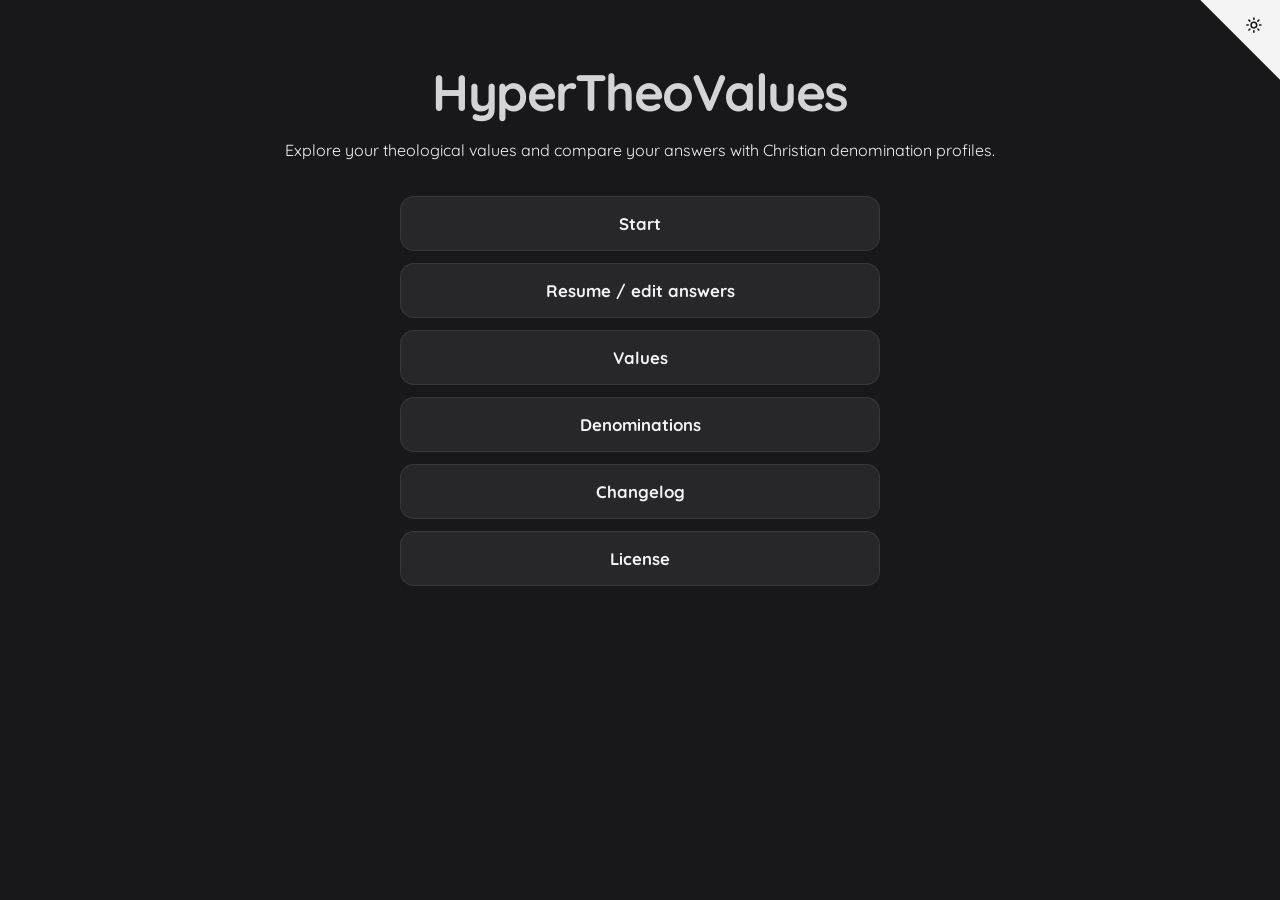
<file: index.html>
<!DOCTYPE html>
<html lang="en">
<head>
    <meta charset="UTF-8">
    <meta name="viewport" content="width=device-width, initial-scale=1.0">
    <title>HyperTheoValues</title>
    <link rel="stylesheet" href="style.css">
    <link rel="icon" type="image/svg+xml" href="icon.svg">
    <script src="theme.js"></script>
</head>
<body>
    <button class="theme-toggle-corner" onclick="toggleTheme()" aria-label="Toggle light/dark mode">
        <svg width="80" height="80" viewBox="0 0 250 250" aria-hidden="true">
            <path d="M0,0 L250,250 L250,0 Z"></path>
            <g class="icon-sun" transform="translate(142, 52) scale(2.2)">
                <circle cx="12" cy="12" r="4"></circle>
                <path d="M12 2v2M12 20v2M4.93 4.93l1.41 1.41M17.66 17.66l1.41 1.41M2 12h2M20 12h2M6.34 17.66l-1.41 1.41M19.07 4.93l-1.41 1.41"></path>
            </g>
            <g class="icon-moon" transform="translate(142, 52) scale(2.2)">
                <path d="M12 3a6 6 0 0 0 9 9 9 9 0 1 1-9-9Z"></path>
            </g>
        </svg>
    </button>

    <div class="main-container">
        <h1>HyperTheoValues</h1>
        <p class="intro-text">Explore your theological values and compare your answers with Christian denomination profiles.</p>
        <div id="buttons">
            <button onclick="location.href='Instruction.html'">Start</button>
            <button onclick="location.href='results.html'">Resume / edit answers</button>
            <button onclick="location.href='values.html'">Values</button>
            <button onclick="location.href='denominations.html'">Denominations</button>
            <button onclick="location.href='changelog.html'">Changelog</button>
            <button onclick="location.href='licpage.html'">License</button>
        </div>
    </div>
</body>
</html>
</file>
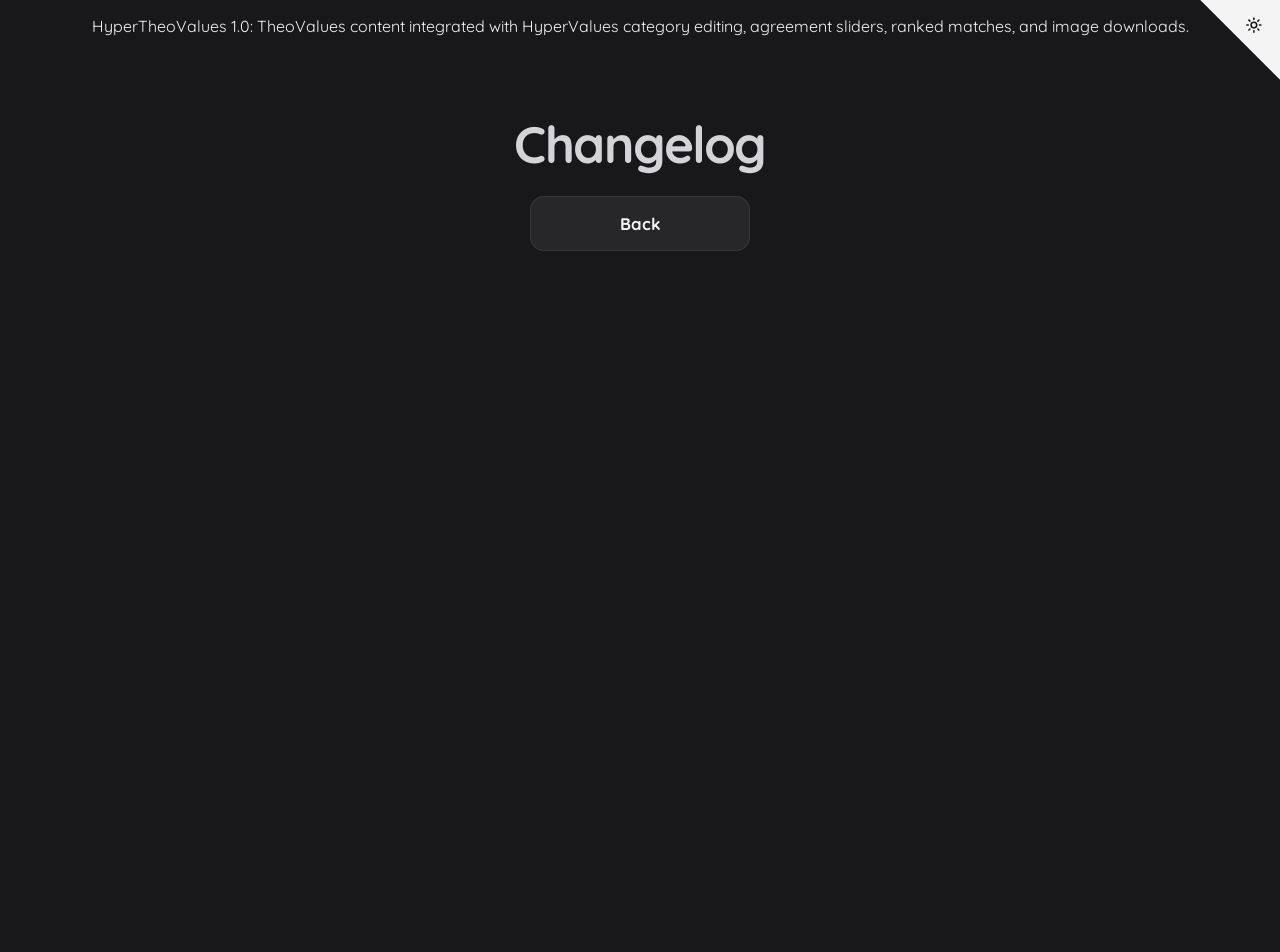
<file: changelog.html>
<!DOCTYPE html>
<html lang="en">
<head>
    <meta charset="UTF-8">
    <meta name="viewport" content="width=device-width, initial-scale=1.0">
    <title>HyperTheoValues</title>
    <link rel="stylesheet" href="style.css">
    <link rel="icon" type="image/svg" href="icon.svg">
    <script src="theme.js"></script>
</head>
<body>
    <p class="intro-text">HyperTheoValues 1.0: TheoValues content integrated with HyperValues category editing, agreement sliders, ranked matches, and image downloads.</p>
    <div class="main-container">
        <h1>Changelog</h1>

        <div class="button-container">
            <button onclick="location.href='index.html'">Back</button>
        </div>
    </div>
</body>
</html>
</file>
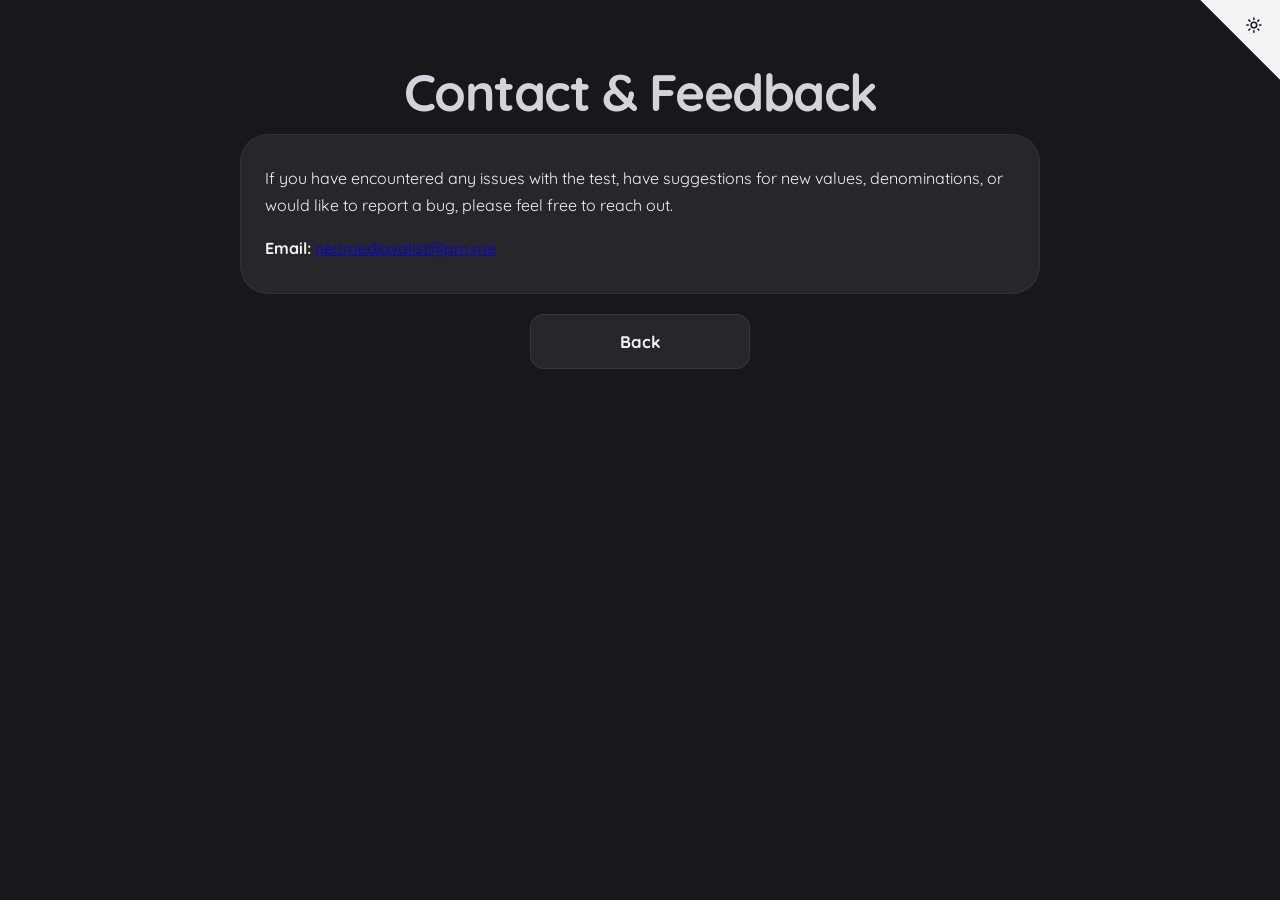
<file: contact.html>
<!DOCTYPE html>
<html lang="en">
<head>
    <meta charset="UTF-8">
    <meta name="viewport" content="width=device-width, initial-scale=1.0">
    <title>HyperTheoValues - Contact</title>
    <link rel="stylesheet" href="style.css">
    <link rel="icon" type="image/svg" href="icon.svg">
    <script src="theme.js"></script>
</head>
<body>
    <div class="main-container">
        <h1>Contact & Feedback</h1>
        
        <div class="description-box">
            <p>
                If you have encountered any issues with the test, have suggestions for new values, denominations, or would like to report a bug, please feel free to reach out.
            </p>
            <p>
                <strong>Email:</strong> <a href="mailto:neomediavalist@pm.me">neomediavalist@pm.me</a>
            </p>
        </div>

        <div class="button-container">
            <button onclick="location.href='index.html'">Back</button>
        </div>
    </div>
</body>
</html>
</file>
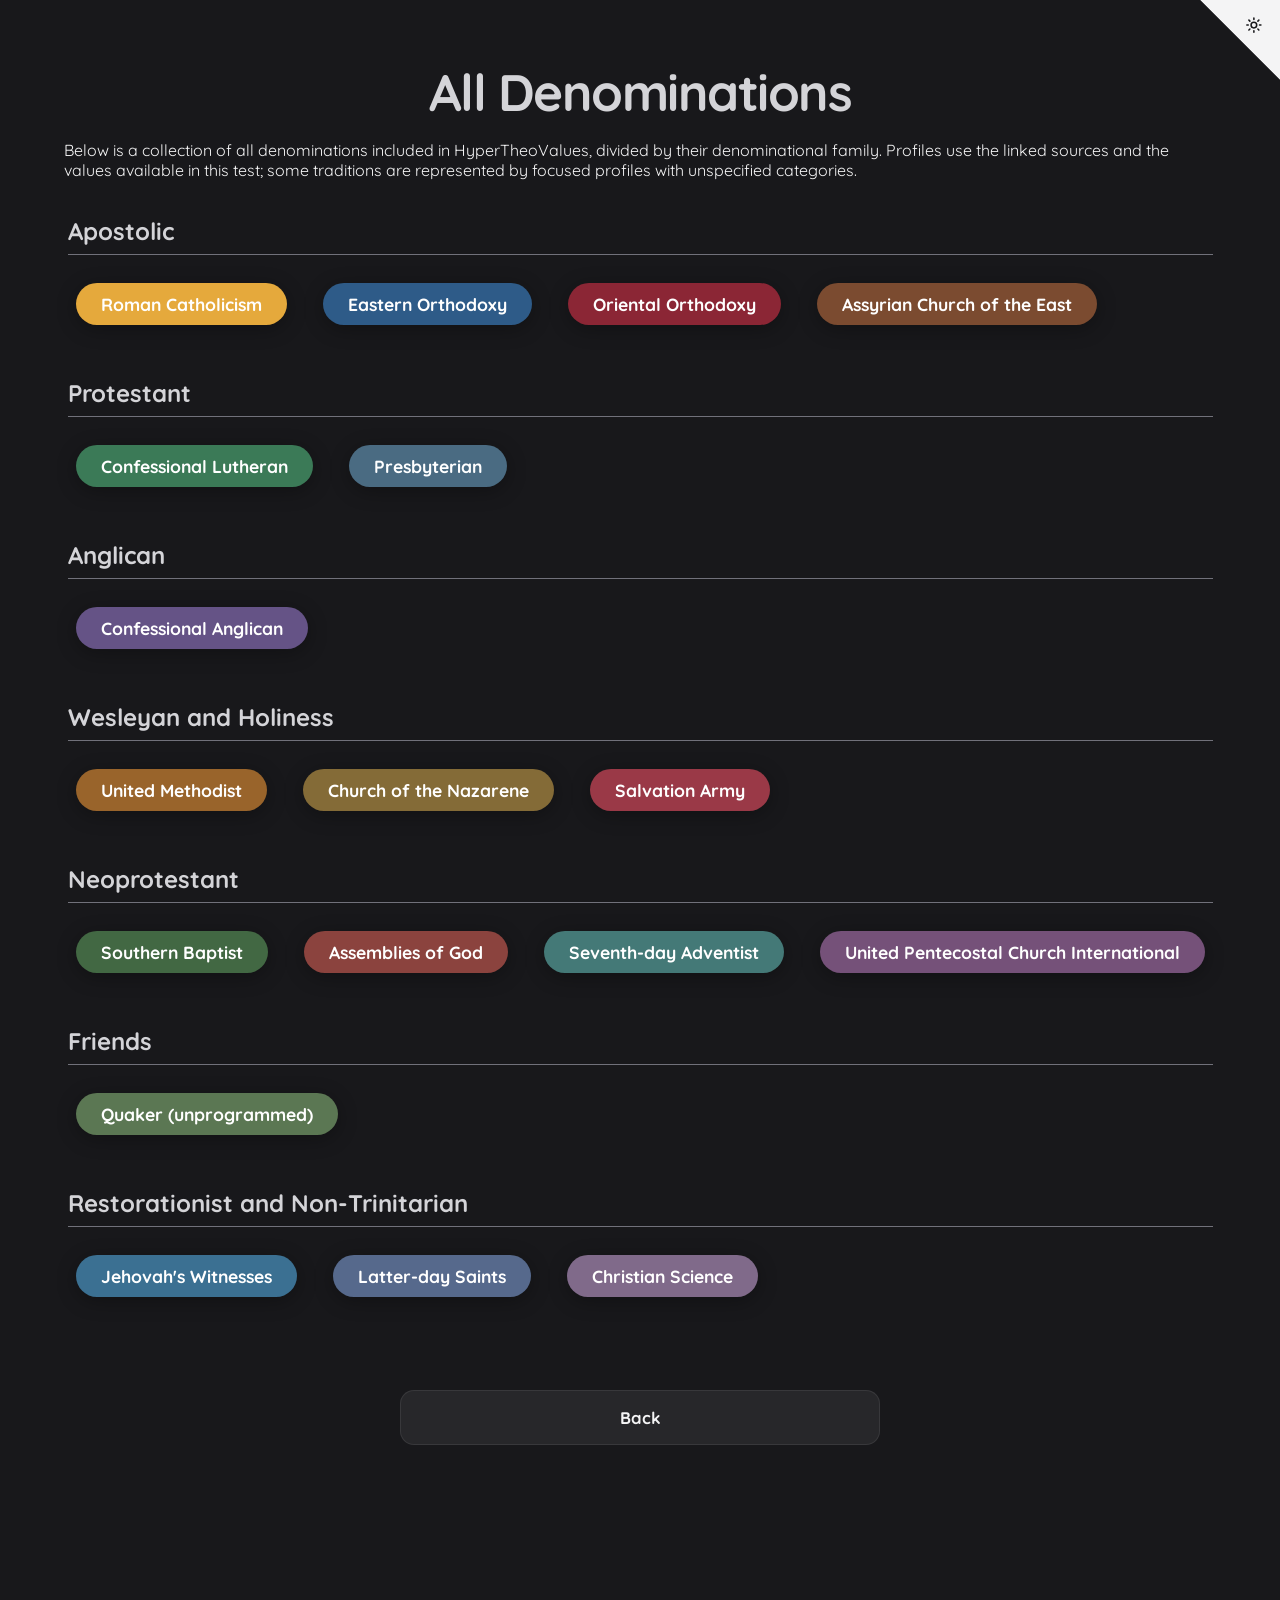
<file: denominations.html>
<!DOCTYPE html>
<html lang="en">
<head>
    <meta charset="UTF-8">
    <meta name="viewport" content="width=device-width, initial-scale=1.0">
    <title>HyperTheoValues - All Denominations</title>
    <link rel="stylesheet" href="style.css">
    <link rel="icon" type="image/svg+xml" href="icon.svg">
    <script src="theme.js"></script>
    <script src="linebreak.js"></script>
</head>
<body>
    <div class="main-container">
        <h1>All Denominations</h1>
        <p class="intro-text">Below is a collection of all denominations included in HyperTheoValues, divided by their denominational family. Profiles use the linked sources and the values available in this test; some traditions are represented by focused profiles with unspecified categories.</p>
        
        <div id="denominations-container"></div>
        
        <div id="buttons" style="margin-top: 40px; padding-bottom: 60px;">
            <button onclick="location.href='index.html'">Back</button>
        </div>
    </div>

    <script src="data.js"></script>
    <script>
        const container = document.getElementById('denominations-container');

        for (const groupName in denominationFamilies) {
            const section = document.createElement('div');
            section.className = 'category-section';

            const title = document.createElement('h2');
            title.className = 'category-title';
            title.innerText = groupName;
            section.appendChild(title);

            const flexContainer = document.createElement('div');
            flexContainer.className = 'values-flex-container';

            denominationFamilies[groupName].forEach(name => {
                const bubble = document.createElement('a');
                bubble.className = 'label-bubble';
                bubble.href = `description.html?id=${encodeURIComponent(name)}&type=denomination`;
                setName(bubble, name);
                
                bubble.style.backgroundColor = denominationColors[name] || "#7a7a7a";
                bubble.style.textDecoration = 'none';
                bubble.style.fontSize = "1.1rem";
                bubble.style.margin = "8px";
                bubble.style.padding = "10px 25px";

                flexContainer.appendChild(bubble);
            });

            section.appendChild(flexContainer);
            container.appendChild(section);
        }
    </script>
</body>
</html>
</file>
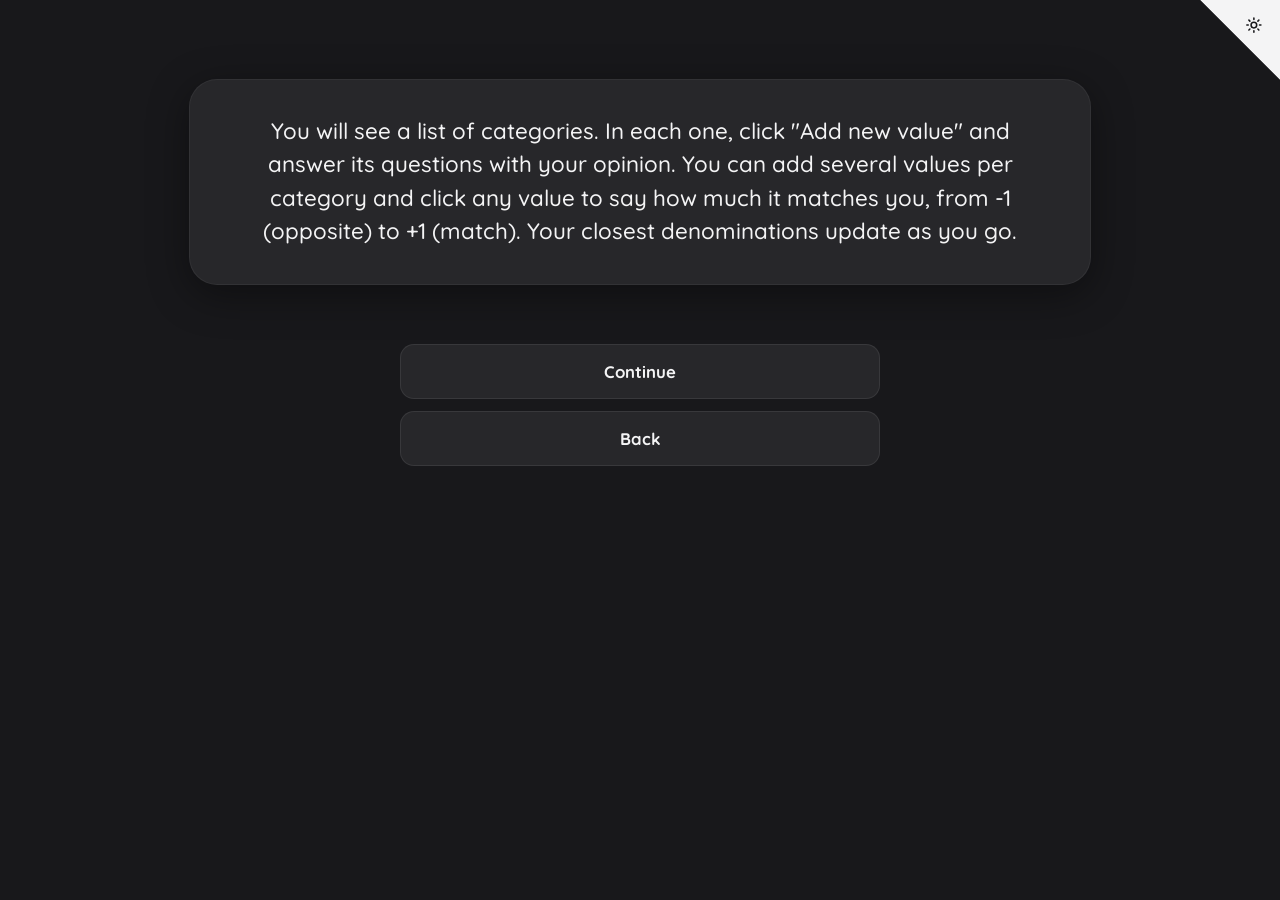
<file: Instruction.html>
<!DOCTYPE html>
<html lang="en">
<head>
    <meta charset="UTF-8">
    <meta name="viewport" content="width=device-width, initial-scale=1.0">
    <title>HyperTheoValues</title>
    <link rel="stylesheet" href="style.css">
    <link rel="icon" type="image/svg+xml" href="icon.svg">
    <script src="theme.js"></script>
</head>
<body>
    <div class="main-container">
    <div class="question-container">
        <h2 id="question">You will see a list of categories. In each one, click "Add new value" and answer its questions with your opinion. You can add several values per category and click any value to say how much it matches you, from -1 (opposite) to +1 (match). Your closest denominations update as you go.</h2>
    </div>
    
    <div id="buttons">
        <button onclick="startQuiz()">Continue</button>
        <button onclick="location.href='index.html'">Back</button>
    </div>
    </div>
    <script>
        // a new quiz starts with an empty list
        function startQuiz() {
            try {
                localStorage.removeItem('hyperTheoValues.answers');
                localStorage.removeItem('hyperTheoValues.results');
            } catch (e) { /* storage is not available */ }
            location.href = 'results.html';
        }
    </script>
</body>
</html>
</file>
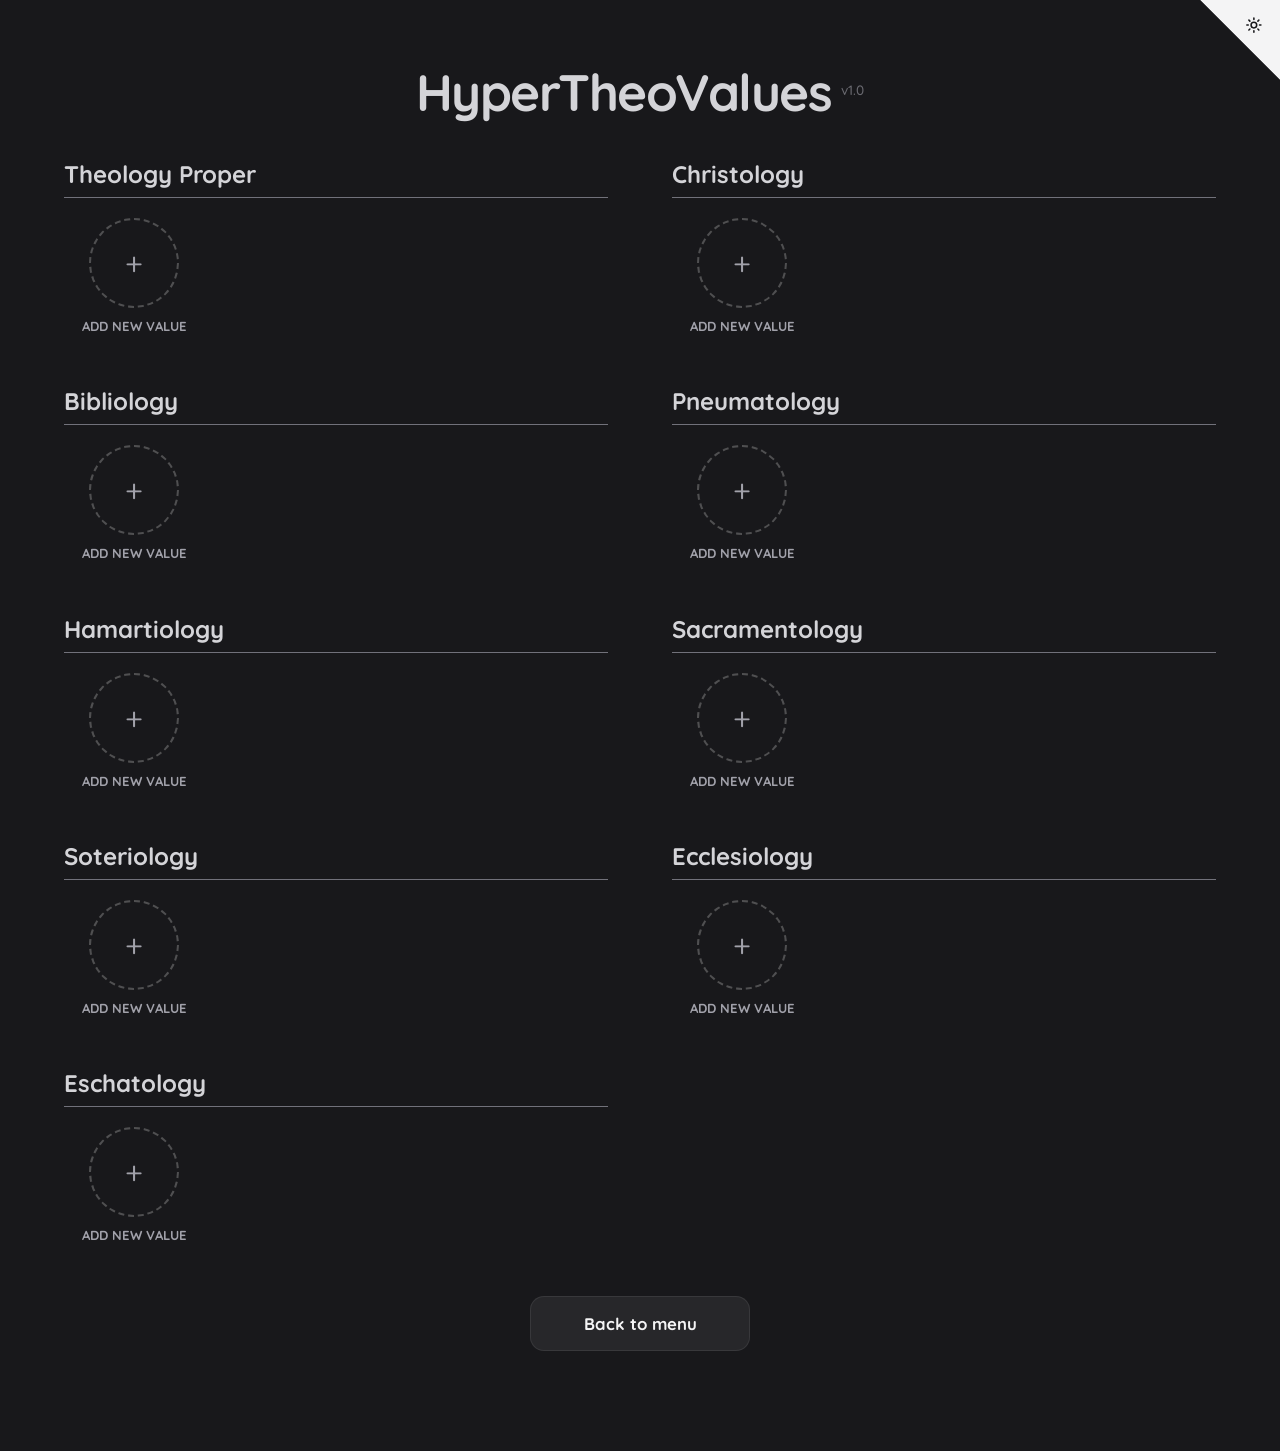
<file: quiz.html>
<!DOCTYPE html>
<html lang="en">
<head>
    <meta charset="UTF-8">
    <meta name="viewport" content="width=device-width, initial-scale=1.0">
    <title>Quiz</title>
    <link rel="stylesheet" href="style.css">
    <link rel="icon" type="image/svg+xml" href="icon.svg">
    <script src="theme.js"></script>
</head>
<body>
    <div class="main-container">
        <div class="question-container">
            <h2 id="question"></h2>
        </div>

        <div id="buttons"></div>

        <script src="data.js"></script>
        <script src="scoring.js"></script>
        <script src="quiz.js"></script>
    </div>
</body>
</html>
</file>
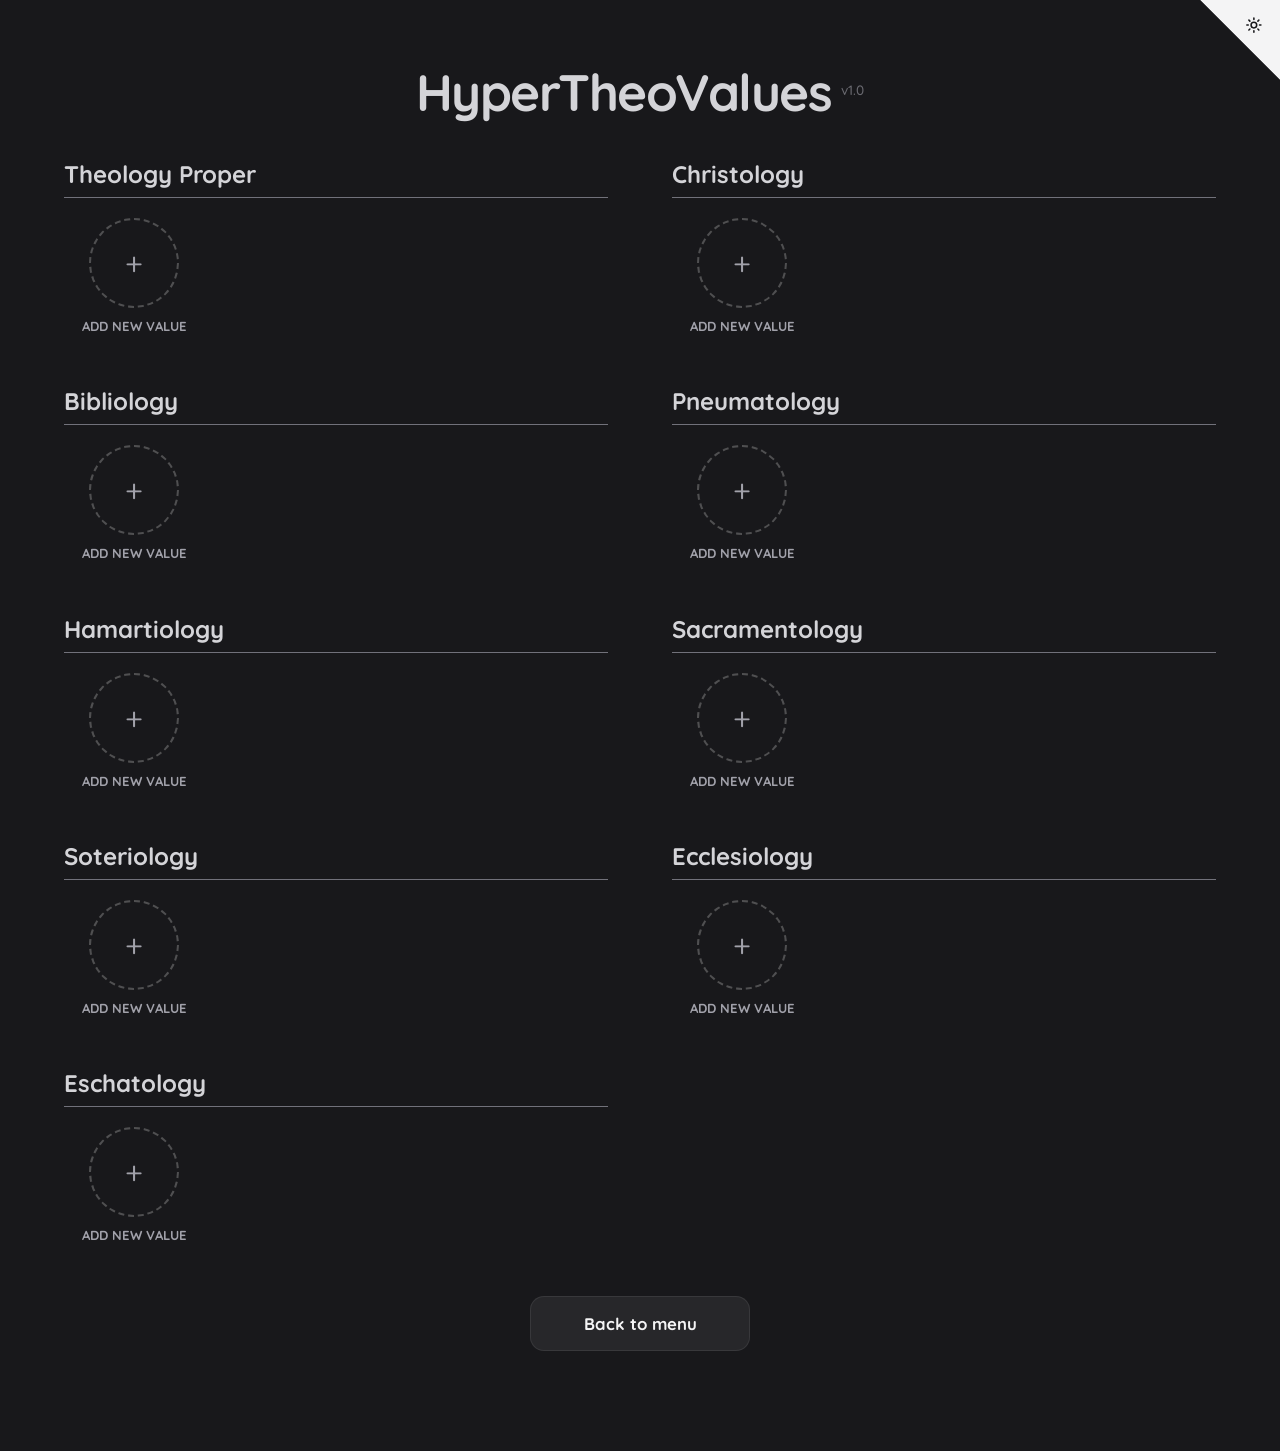
<file: results.html>
<!DOCTYPE html>
<html lang="en">
<head>
    <meta charset="UTF-8">
    <meta name="viewport" content="width=device-width, initial-scale=1.0">
    <title>HyperTheoValues</title>
    <link rel="stylesheet" href="style.css">
    <link rel="icon" type="image/svg+xml" href="icon.svg">
    <script src="theme.js"></script>
    <script src="linebreak.js"></script>
</head>
<body>
    <div class="main-container">
        <div class="title-container">
            <h1>HyperTheoValues</h1>
            <span class="version-text">v1.0</span>
        </div>

        <div id="values-container" class="category-list"></div>

        <div id="results-panel" class="results-panel" style="display: none;">
            <p class="intro-text">Closest denominations among the profiles included in this test. Percentages are relative model estimates within this set.</p>
            <div id="label"></div>
            <div id="joint-match" class="intro-text" hidden>
                <p>You agree with both Dyophysitism and Miaphysitism, so this result combines the Eastern Orthodox and Oriental Orthodox profiles. Its percentage is their combined share.</p>
                <p><a href="description.html?id=Eastern%20Orthodoxy&type=denomination&compare=1">Eastern Orthodox profile</a> ·
                   <a href="description.html?id=Oriental%20Orthodoxy&type=denomination&compare=1">Oriental Orthodox profile</a> ·
                   <a href="#cat-christology">Review Christology</a></p>
            </div>
            <div id="closest-section" style="display: none;">
                <p class="closest-heading">Next closest matches</p>
                <div id="closest-list"></div>
            </div>
        </div>

        <div class="button-container">
            <button id="clear-button" style="display: none;">Clear all</button>
            <div id="download-row" class="download-row" style="display: none;">
                <button id="download-button">Download image</button>
                <select id="image-scale" aria-label="Image size" title="Image size">
                    <option value="1">1x</option>
                    <option value="2">2x</option>
                    <option value="3">3x</option>
                </select>
            </div>
            <p id="download-note" class="download-note" style="display: none;"></p>
            <button onclick="location.href='index.html'">Back to menu</button>
        </div>
    </div>

    <script src="data.js"></script>
    <script src="scoring.js"></script>
    <script src="share_image.js"></script>
    <script>
        const CLOSEST_COUNT = 3;
        let answers = HV.loadAnswers();

        const byId = id => document.getElementById(id);
        const nameOf = (category, value) => (resultsMapping[category] && resultsMapping[category][value])
            ? resultsMapping[category][value]
            : value.replace(/_/g, ' ');

        function makeTile(href, title) {
            const tile = document.createElement('a');
            tile.className = 'result-item';
            tile.href = href;
            tile.style.textDecoration = 'none';
            tile.style.color = 'inherit';
            if (title) tile.title = title;
            return tile;
        }

        function renderLists() {
            const container = byId('values-container');
            container.innerHTML = '';

            categories.forEach(category => {
                const section = document.createElement('div');
                section.className = 'category-section';
                section.id = `cat-${category}`;

                const title = document.createElement('h2');
                title.className = 'category-title';
                title.innerText = categoryTitles[category] || category;
                section.appendChild(title);

                const flex = document.createElement('div');
                flex.className = 'values-flex-container';
                const list = answers[category];

                (list || []).slice().sort((a, b) => b.agree - a.agree).forEach(item => {
                    const tile = makeTile(`description.html?id=${item.value}&cat=${category}&edit=1`,
                        `${nameOf(category, item.value)}: ${HV.signed(item.agree)}`);

                    const img = document.createElement('img');
                    img.src = `icons/${category}/${item.value}.svg`;
                    img.className = 'result-icon';
                    img.alt = '';
                    img.style.borderRadius = '50%';
                    img.style.boxShadow = `0 0 0 3px var(--bg-color), 0 0 0 6px ${HV.ringColor(item.agree)}`;
                    img.onerror = () => { img.style.display = 'none'; };

                    const name = document.createElement('p');
                    name.className = 'result-text';
                    setName(name, nameOf(category, item.value));

                    const agree = document.createElement('p');
                    agree.className = 'result-agree';
                    agree.textContent = HV.signed(item.agree);

                    tile.appendChild(img);
                    tile.appendChild(name);
                    tile.appendChild(agree);
                    flex.appendChild(tile);
                });

                const add = makeTile(`quiz.html?cat=${category}`);
                const circle = document.createElement('div');
                circle.className = 'result-icon result-none add-icon';
                const label = document.createElement('p');
                label.className = 'result-text';
                label.textContent = 'Add new value';
                add.appendChild(circle);
                add.appendChild(label);
                flex.appendChild(add);

                section.appendChild(flex);
                container.appendChild(section);
            });
        }

        // Best match and the next closest matches (scoring lives in scoring.js)
        function renderResults() {
            const panel = byId('results-panel');
            const labelDiv = byId('label');
            const closestSection = byId('closest-section');
            const closestList = byId('closest-list');
            labelDiv.innerHTML = '';
            delete labelDiv.dataset.name;
            closestList.innerHTML = '';
            closestSection.style.display = 'none';
            byId('joint-match').hidden = true;

            const touched = categories.some(category => answers[category]);
            panel.style.display = touched ? '' : 'none';
            byId('clear-button').style.display = touched ? '' : 'none';
            byId('download-row').style.display = touched ? '' : 'none';
            byId('download-note').style.display = touched ? '' : 'none';
            if (!touched) return;

            const ranked = HV.closestDenominations(answers, null, 1 + CLOSEST_COUNT);
            const best = ranked[0];
            const summary = HV.resultSummary(ranked);
            const closestMatches = summary ? summary.next.slice(0, CLOSEST_COUNT) : [];

            labelDiv.className = 'label-bubble';
            labelDiv.style.backgroundColor = summary ? summary.color : '#7a7a7a';

            if (summary && summary.joint) {
                const name = document.createElement('span');
                setName(name, summary.label);
                const score = document.createElement('span');
                score.className = 'label-score';
                score.textContent = ` (${summary.scoreText})`;
                labelDiv.append(name, score);
                byId('joint-match').hidden = false;
            } else if (best) {
                const labelLink = document.createElement('a');
                labelLink.href = `description.html?id=${encodeURIComponent(best.label)}&type=denomination&compare=1`;
                labelLink.style.cssText = 'color: inherit; text-decoration: none; display: block;';
                labelLink.title = `Probability ${HV.percent(best.probability)}`;
                const labelName = document.createElement('span');
                setName(labelName, best.label);
                const labelScore = document.createElement('span');
                labelScore.className = 'label-score';
                labelScore.textContent = `(${HV.percent(best.probability)})`;
                labelLink.append(labelName, ' ', labelScore);
                labelDiv.appendChild(labelLink);

            } else {
                setName(labelDiv, 'No match');
            }

            if (closestMatches.length > 0) {
                closestSection.style.display = 'flex';
                closestMatches.forEach((match, index) => {
                    const color = (denominationColors[match.label] || '#7a7a7a').slice(0, 7);

                    // Same look as the original "Next closest match": an outlined bubble in the denomination's color
                    const pill = document.createElement('a');
                    pill.className = 'closest-pill';
                    pill.href = `description.html?id=${encodeURIComponent(match.label)}&type=denomination&compare=1`;
                    pill.style.setProperty('--pill-color', color);
                    pill.title = `Probability ${HV.percent(match.probability)}`;

                    const rank = document.createElement('span');
                    rank.className = 'cp-rank';
                    rank.textContent = `${index + 1}.`;
                    const name = document.createElement('span');
                    name.className = 'cp-name';
                    setName(name, match.label);
                    const score = document.createElement('span');
                    score.className = 'cp-score';
                    score.textContent = `(${HV.percent(match.probability)})`;

                    pill.append(rank, ' ', name, ' ', score);
                    closestList.appendChild(pill);
                });
            }
        }

        function render() {
            renderLists();
            renderResults();
            fitNames();
        }

        // Two pictures with the whole result: 1080 x 1920 for phones and 1920 x 1080 for computers,
        // or 2 or 3 times bigger with the same proportions
        function showImageSizes() {
            const k = Number(byId('image-scale').value) || 1;
            byId('download-note').textContent =
                `Phone ${1080 * k} \u00d7 ${1920 * k}, computer ${1920 * k} \u00d7 ${1080 * k}`;
        }
        byId('image-scale').onchange = showImageSizes;
        showImageSizes();

        byId('download-button').onclick = async () => {
            const button = byId('download-button');
            const label = button.textContent;
            const wanted = Number(byId('image-scale').value) || 1;
            button.disabled = true;
            button.textContent = 'Preparing...';
            try {
                const used = await HVImage.download(answers, wanted);
                if (Object.keys(used).some(kind => used[kind] < wanted)) {
                    const saved = Object.keys(used)
                        .map(kind => `${kind} ${HVImage.SIZES[kind].w * used[kind]} \u00d7 ${HVImage.SIZES[kind].h * used[kind]}`)
                        .join(', ');
                    alert(`This browser cannot make every picture ${wanted}x bigger. Saved: ${saved}.`);
                }
            } catch (e) {
                alert('The image could not be created in this browser.');
            }
            button.textContent = label;
            button.disabled = false;
        };

        byId('clear-button').onclick = () => {
            if (!confirm('Clear all your values?')) return;
            answers = {};
            HV.saveAnswers(answers);
            render();
        };

        render();

        // after adding a value, the page opens at that category
        if (location.hash.indexOf('#cat-') === 0) {
            const target = document.getElementById(location.hash.slice(1));
            if (target) target.scrollIntoView();
        }

        // coming back with the browser's back button can show an old copy of the page
        window.addEventListener('pageshow', event => {
            if (event.persisted) {
                answers = HV.loadAnswers();
                render();
            }
        });
    </script>
</body>
</html>
</file>
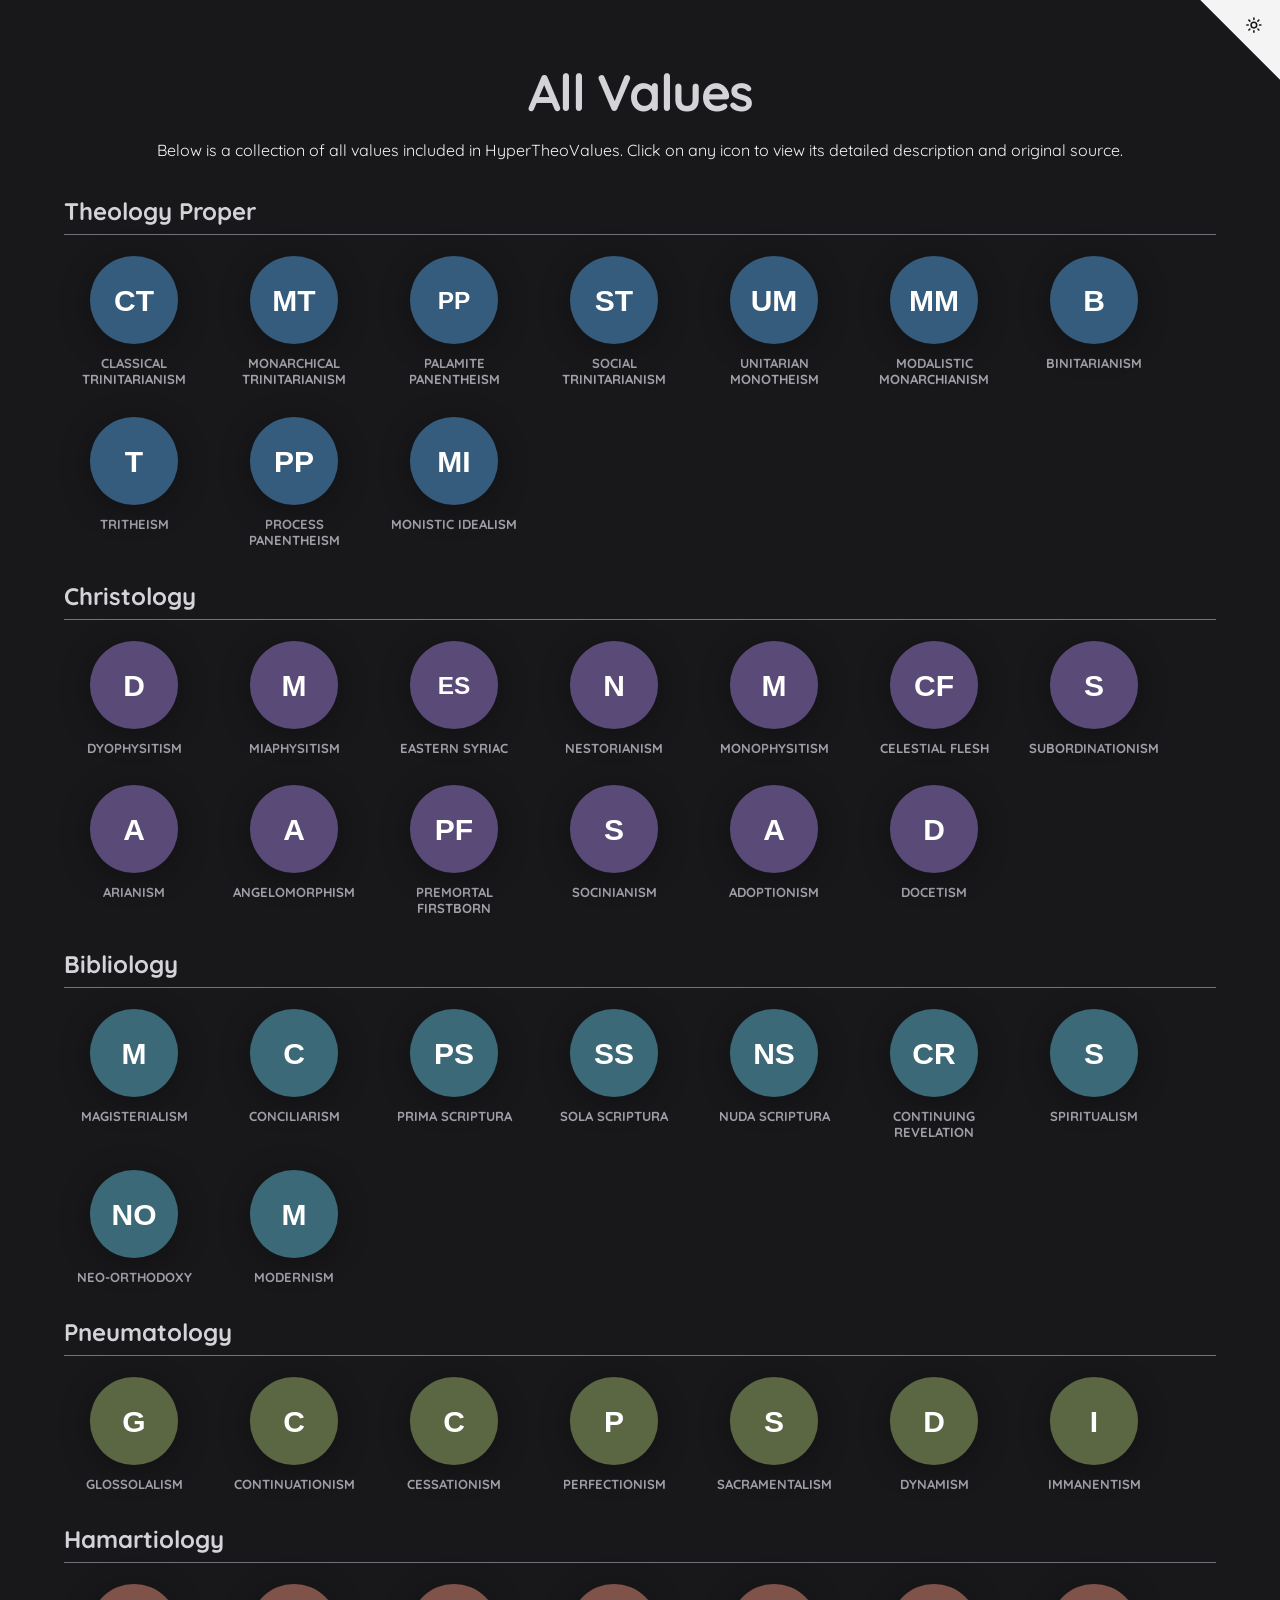
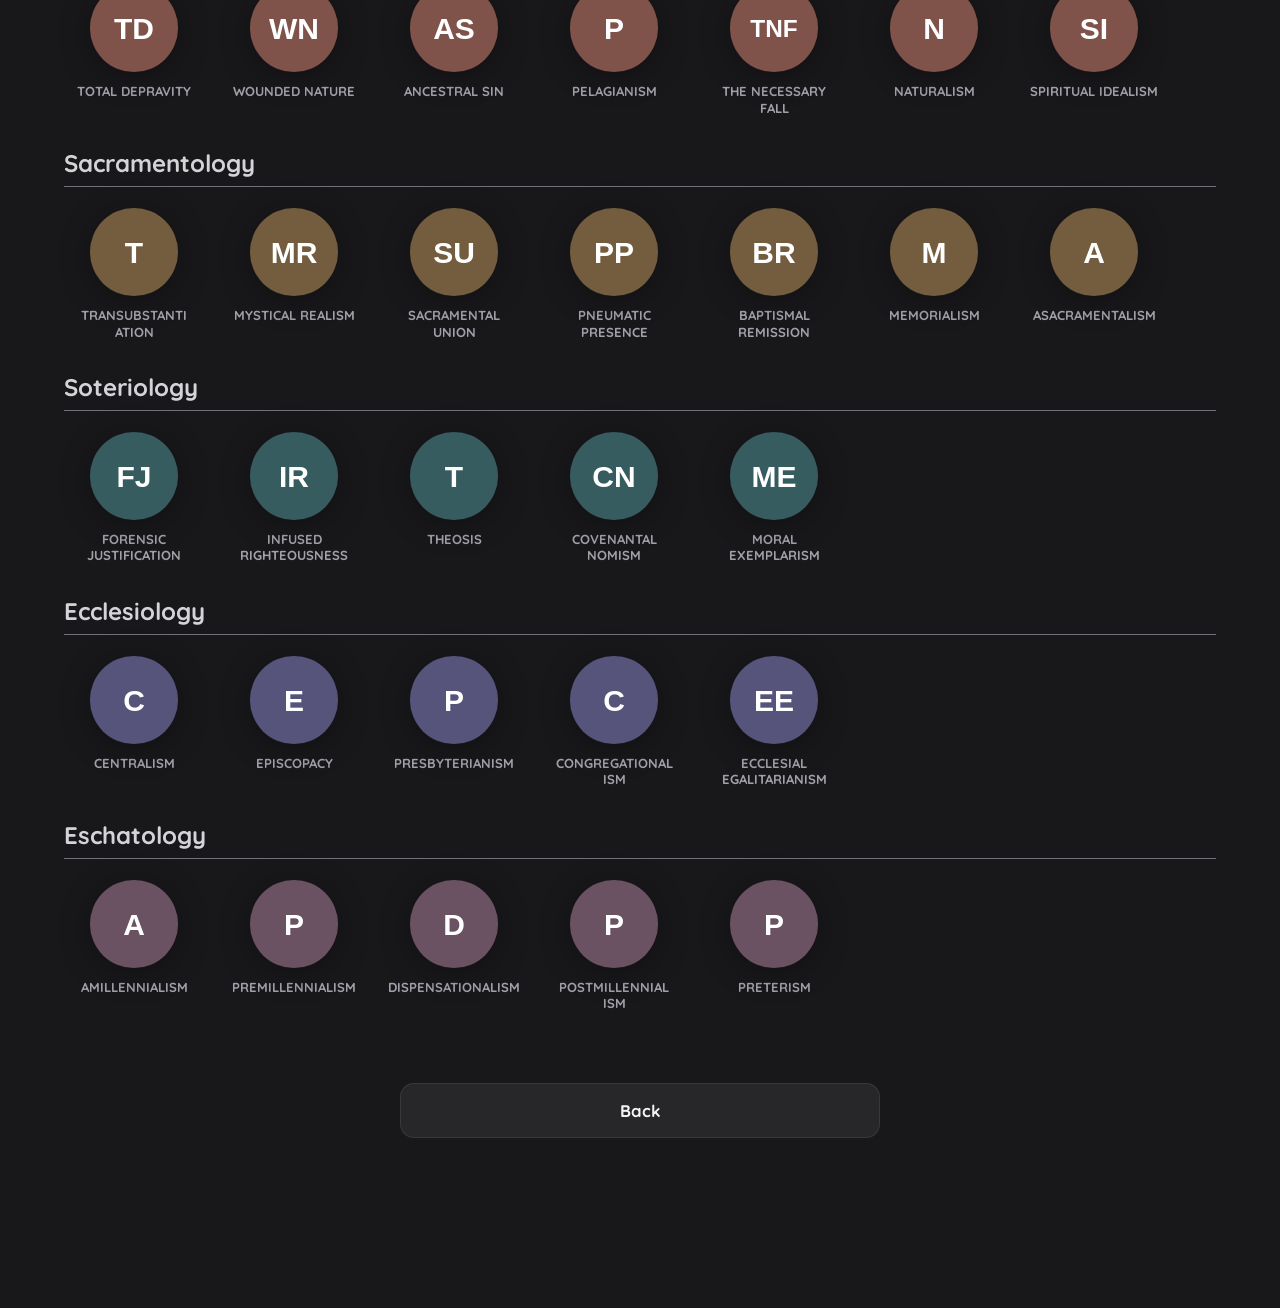
<file: values.html>
<!DOCTYPE html>
<html lang="en">
<head>
    <meta charset="UTF-8">
    <meta name="viewport" content="width=device-width, initial-scale=1.0">
    <title>HyperTheoValues - All Values</title>
    <link rel="stylesheet" href="style.css">
    <link rel="icon" type="image/svg+xml" href="icon.svg">
    <script src="theme.js"></script>
    <script src="linebreak.js"></script>
</head>
<body>
    <div class="main-container">
        <h1>All Values</h1>
        <p class="intro-text">Below is a collection of all values included in HyperTheoValues. Click on any icon to view its detailed description and original source.</p>
        <div id="values-container"></div>
        <div id="buttons" style="margin-top: 40px; padding-bottom: 60px;">
            <button onclick="location.href='index.html'">Back</button>
        </div>
    </div>

    <script src="data.js"></script>

    <script>
        const container = document.getElementById('values-container');

        for (const category of categories) {
            const section = document.createElement('div');
            section.className = 'category-section';

            const title = document.createElement('h2');
            title.className = 'category-title';
            title.innerText = categoryTitles[category] || category;
            
            section.appendChild(title);

            const flexContainer = document.createElement('div');
            flexContainer.className = 'values-flex-container';

            for (const id in resultsMapping[category]) {
                const wrapper = document.createElement('a');
                wrapper.className = 'result-item'; 
                wrapper.href = `description.html?id=${id}&cat=${category}`;
                wrapper.style.textDecoration = 'none';
                wrapper.style.color = 'inherit';

                const img = document.createElement('img');
                img.src = `icons/${category}/${id}.svg`;
                img.className = 'result-icon'; 
                img.alt = resultsMapping[category][id];

                const name = document.createElement('p');
                setName(name, resultsMapping[category][id]);
                name.className = 'result-text'; 

                wrapper.appendChild(img);
                wrapper.appendChild(name);
                flexContainer.appendChild(wrapper);
            }

            section.appendChild(flexContainer);
            container.appendChild(section);
        }
    </script>
</body>
</html>
</file>
<file: style.css>
@import url('https://fonts.googleapis.com/css2?family=Quicksand:wght@300;500;700&display=swap');

:root {
    --bg-color: #18181b;
    --card-bg: #27272a;
    --text-primary: #f4f4f5;
    --text-dim: #a1a1aa;
    --accent-primary: #d4d4d8;
    --accent-soft: #71717a;
    --border-color: rgba(255, 255, 255, 0.08);
    --card-border: rgba(255, 255, 255, 0.05);
    --radius-lg: 28px;
    --radius-sm: 14px;
    --soft-shadow: 0 10px 40px rgba(0, 0, 0, 0.4);
    --hover-shadow: rgba(255, 255, 255, 0.1);
    --corner-fill: #f4f4f5;
    --corner-color: #18181b;
    --smooth-transition: all 0.35s cubic-bezier(0.23, 1, 0.32, 1);
}

[data-theme="light"] {
    --bg-color: #f4f4f6;
    --card-bg: #ffffff;
    --text-primary: #18181b;
    --text-dim: #71717a;
    --accent-primary: #27272a;
    --accent-soft: #e4e4e7;
    --border-color: rgba(0, 0, 0, 0.09);
    --card-border: rgba(0, 0, 0, 0.06);
    --soft-shadow: 0 10px 30px rgba(0, 0, 0, 0.06);
    --hover-shadow: rgba(0, 0, 0, 0.12);
    --corner-fill: #18181b;
    --corner-color: #f4f4f6;
}

.theme-toggle-corner {
    position: fixed;
    top: 0;
    right: 0;
    width: 80px;
    height: 80px;
    border: 0;
    background: transparent;
    cursor: pointer;
    z-index: 9999;
    padding: 0;
    line-height: 0;
    clip-path: polygon(0 0, 100% 0, 100% 100%);
    outline: none;
    -webkit-tap-highlight-color: transparent;
    user-select: none;
}

.theme-toggle-corner:focus,
.theme-toggle-corner:focus-visible,
.theme-toggle-corner:active {
    outline: none;
    box-shadow: none;
}

.theme-toggle-corner svg {
    width: 100%;
    height: 100%;
    fill: var(--corner-fill);
    color: var(--corner-color);
    transition: var(--smooth-transition);
}

.theme-toggle-corner:hover svg {
    transform: scale(1.06);
}

.theme-toggle-corner .icon-sun,
.theme-toggle-corner .icon-moon {
    fill: none;
    stroke: currentColor;
    stroke-width: 2.2;
    stroke-linecap: round;
    stroke-linejoin: round;
}

.theme-toggle-corner .icon-sun {
    display: block;
}
.theme-toggle-corner .icon-moon {
    display: none;
}

[data-theme="light"] .theme-toggle-corner .icon-sun {
    display: none;
}
[data-theme="light"] .theme-toggle-corner .icon-moon {
    display: block;
}

body {
    margin: 0;
    padding: 0;
    min-height: 100vh;
    font-family: 'Quicksand', sans-serif;
    background-color: var(--bg-color);
    color: var(--text-primary);
    display: flex;
    flex-direction: column;
    align-items: center;
}

.main-container {
    width: 100%;
    max-width: 1200px;
    min-height: 100vh;
    padding: 60px 24px;
    box-sizing: border-box;
    display: flex;
    flex-direction: column;
    align-items: center;
}

.title-container {
    display: flex;
    align-items: center;
    gap: 10px;
    margin-bottom: 15px;
}

h1 {
    font-weight: 700;
    font-size: 3.2rem;
    margin: 0;
    color: var(--accent-primary);
    letter-spacing: -1.5px;
    text-align: center;
}

.version-icon {
    width: 30px;
    height: auto;
    opacity: 0.3;
    filter: grayscale(1);
}

.question-container {
    min-height: 140px;
    margin-bottom: 20px;
    display: flex;
    align-items: center;
    justify-content: center;
    width: 100%;
}

#question {
    background-color: var(--card-bg);
    padding: 35px 50px;
    border-radius: var(--radius-lg);
    font-size: 1.4rem;
    font-weight: 500;
    line-height: 1.5;
    box-shadow: var(--soft-shadow);
    max-width: 800px;
    border: 1px solid var(--card-border);
    text-align: center;
}

button {
    padding: 16px 24px;
    background-color: var(--card-bg);
    border: 1px solid var(--border-color);
    border-radius: var(--radius-sm);
    color: var(--text-primary);
    font-family: inherit;
    font-size: 1.05rem;
    font-weight: 700;
    cursor: pointer;
    transition: var(--smooth-transition);
}

button:hover {
    background-color: var(--text-primary);
    color: var(--bg-color);
    transform: translateY(-2px);
    box-shadow: 0 5px 15px var(--hover-shadow);
}

.description-box {
    background-color: var(--card-bg);
    padding: 14px 24px;
    border-radius: var(--radius-lg);
    text-align: left;
    line-height: 1.7;
    border: 1px solid var(--card-border);
    width: 100%;
    max-width: 800px;
    box-sizing: border-box;
    align-self: center;
    margin-top: 10px;
}

.license-bubble {
    background-color: var(--card-bg);
    color: var(--text-primary);
    width: 90%;
    max-width: 800px;
    height: auto;
    max-height: 60vh;
    padding: 30px;
    border-radius: var(--radius-lg);
    overflow-y: auto;
    border: 1px solid var(--card-border);
    margin-top: 20px;
    margin-bottom: 20px;
}

#buttons {
    display: flex;
    flex-direction: column;
    gap: 12px;
    width: 100%;
    max-width: 480px;
    margin-top: 20px;
    margin-bottom: 50px;
}

.button-container {
    display: flex;
    flex-direction: column;
    align-items: center;
    gap: 15px;
    margin-top: 20px;
    margin-bottom: 40px;
    width: 100%;
}

.button-container button {
    width: auto;
    min-width: 220px;
    max-width: 400px;
    text-align: center;
}

#buttons.multi-column {
    display: flex;
    flex-direction: column;
    max-width: 480px;
    gap: 12px;
}

.values-flex-container {
    display: flex;
    justify-content: flex-start;
    flex-wrap: wrap;
    gap: 28px 20px;
    margin-top: 20px;
    width: 100%;
    box-sizing: border-box;
}

#ideologies-container .values-flex-container {
    display: flex;
    flex-wrap: wrap;
    justify-content: flex-start;
    gap: 12px;
    margin-top: 15px;
}

.result-item {
    display: flex;
    flex-direction: column;
    align-items: center;
    justify-content: flex-start;
    width: 140px;
    min-width: 0;
    box-sizing: border-box;
    transition: var(--smooth-transition);
}

.result-icon {
    width: 90px;
    height: 90px;
    margin-bottom: 10px;
    flex-shrink: 0;
    filter: drop-shadow(0 5px 15px rgba(0, 0, 0, 0.3));
    transition: var(--smooth-transition);
}

.result-item:hover .result-icon {
    transform: scale(1.08);
}

.result-text {
    font-size: 0.82rem;
    font-weight: 700;
    line-height: 1.25;
    color: var(--text-dim);
    text-transform: uppercase;
    text-align: center;
    width: 100%;
    margin: 0;
    padding: 0 4px;
    box-sizing: border-box;
    overflow-wrap: anywhere;
    word-break: normal;
    hyphens: auto;
}

.label-bubble {
    display: inline-block;
    padding: 14px 40px;
    border-radius: 50px;
    font-weight: 700;
    font-size: 1.8rem;
    color: #ffffff;
    margin: 15px 0;
    box-shadow: 0 4px 20px rgba(0, 0, 0, 0.3);
    transition: var(--smooth-transition);
    box-sizing: border-box;
}

#secondary-label {
    background-color: transparent !important;
    font-size: 1.1rem;
    margin-top: 10px;
    border: 2px solid;
    box-shadow: none;
}

.category-section {
    width: 100%;
    margin-bottom: 45px;
}

.category-title {
    font-size: 1.5rem;
    color: var(--accent-primary);
    margin-bottom: 20px;
    border-bottom: 1px solid var(--accent-soft);
    padding-bottom: 8px;
    text-align: left;
}

.desc-icon {
    width: 110px;
    height: 110px;
    margin-bottom: 15px;
    filter: drop-shadow(0 8px 16px rgba(0, 0, 0, 0.4));
    transition: var(--smooth-transition);
}

.desc-icon:hover {
    transform: scale(1.05);
}

.original-work-sign {
    display: none;
    text-align: center;
    margin: 0 auto;
    color: var(--text-primary);
    text-decoration: none;
    transition: var(--smooth-transition);
}

a:hover {
    color: var(--accent-primary);
    text-decoration: underline;
}

.version-text {
    font-size: 0.85rem;
    color: var(--text-dim);
    font-weight: 500;
    opacity: 0.6;
    margin-top: -5px;
}

.footer-icons {
    display: flex;
    justify-content: center;
    align-items: center;
    gap: 20px;
    margin-top: 0px;
}

.footer-icon-link {
    display: inline-flex;
    align-items: center;
    justify-content: center;
    text-decoration: none;
    transition: transform 0.2s ease, opacity 0.2s ease;
}

.footer-icon {
    width: 70px;
    height: 70px;
    opacity: 0.8;
    transition: opacity 0.2s ease, transform 0.2s ease;
}

.footer-icon-link:hover .footer-icon {
    opacity: 1;
    transform: scale(1.12);
}

/* Mobile */
@media (max-width: 800px) {
    #values-container .category-section .values-flex-container {
        display: grid;
        grid-template-columns: repeat(3, minmax(0, 1fr));
        gap: 24px 10px;
        width: 100%;
        max-width: 100%;
        margin: 15px 0 0;
        justify-items: center;
        box-sizing: border-box;
    }
    .result-item {
        width: 100% !important;
        max-width: 105px;
        min-width: 0;
        display: flex;
        flex-direction: column;
        align-items: center;
        justify-content: flex-start;
        box-sizing: border-box;
    }
    .result-icon {
        width: 70px;
        height: 70px;
        margin-bottom: 6px;
        flex-shrink: 0;
    }
    .result-text {
        font-size: 0.68rem;
        line-height: 1.2;
        margin: 0;
        padding: 0 2px;
        width: 100%;
        box-sizing: border-box;
        overflow-wrap: anywhere;
        word-break: normal;
        hyphens: auto;
    }
    #ideologies-container .values-flex-container {
        display: flex !important;
        flex-direction: row !important;
        flex-wrap: wrap !important;
        justify-content: flex-start !important;
        align-items: center !important;
        gap: 8px !important;
        width: 100% !important;
        max-width: 100% !important;
        margin: 15px 0 0 !important;
        box-sizing: border-box !important;
    }
    #ideologies-container .label-bubble {
        font-size: 0.88rem !important;
        padding: 8px 18px !important;
        margin: 3px !important;
        width: auto !important;
        max-width: 100% !important;
        display: inline-flex !important;
        align-items: center !important;
        justify-content: center !important;
        text-align: center !important;
        line-height: 1.3 !important;
        border-radius: 50px !important;
        box-sizing: border-box !important;
        overflow-wrap: break-word !important;
        word-break: normal !important;
        hyphens: auto !important;
    }
    .label-bubble {
        font-size: 0.85rem;
        padding: 8px 16px;
        margin: 4px;
        width: auto;
        max-width: 90%;
        box-sizing: border-box;
        text-align: center;
    }
    #label {
        font-size: 1.4rem !important;
        padding: 12px 28px !important;
        margin: 15px 0 8px 0 !important;
        display: inline-block;
    }
    #secondary-label {
        font-size: 0.95rem !important;
        padding: 8px 18px !important;
        margin-top: 8px !important;
        display: inline-block;
    }
    .button-container {
        align-items: center;
    }
    #ideology-title {
        font-size: 1.8rem;
        margin-bottom: 15px;
        padding: 0 10px;
    }
    .license-bubble {
        width: 100% !important;
        max-width: 100vw;
        box-sizing: border-box;
        padding: 20px !important;
        margin: 20px 0 !important;
        border-radius: var(--radius-sm);
        height: auto;
        max-height: 65vh;
    }
    #license-text {
        white-space: pre-wrap !important;
        word-wrap: break-word;
        font-size: 0.85rem;
    }
    .category-title {
        font-size: 1.2rem;
        text-align: left;
        width: 100%;
    }
}

/* ---------- Closest matches (results page) ---------- */
#closest-section {
    display: flex;
    flex-direction: column;
    align-items: center;
    width: 100%;
    margin-top: 4px;
}

.closest-heading {
    margin: 6px 0 4px;
    font-size: 0.8rem;
    font-weight: 700;
    letter-spacing: 0.06em;
    text-transform: uppercase;
    color: var(--text-dim);
}

#closest-list {
    display: flex;
    flex-direction: column;
    align-items: center;
    width: 100%;
}

/* Same look as the original "Next closest match": an outlined bubble in the ideology's color */
.closest-pill {
    display: inline-block;
    max-width: 100%;
    margin: 6px 0;
    padding: 14px 40px;
    border: 2px solid var(--pill-color, #7a7a7a);
    border-radius: 50px;
    background-color: transparent;
    color: var(--pill-color, #7a7a7a);
    font-size: 1.1rem;
    font-weight: 700;
    text-align: center;
    text-decoration: none;
    box-sizing: border-box;
    overflow-wrap: break-word;
    word-break: normal;
    hyphens: auto;
    transition: var(--smooth-transition);
}

.label-score,
.cp-score {
    white-space: nowrap;
}

.closest-pill:hover {
    color: var(--pill-color, #7a7a7a);
    text-decoration: none;
    filter: brightness(1.2);
}

@media (max-width: 800px) {
    .closest-pill {
        max-width: 90%;
        padding: 8px 18px;
        font-size: 0.95rem;
    }
}

/* ---------- Lists of values by category (results page and ideology page) ---------- */
.category-list {
    width: 100%;
}

#values-container .category-section {
    margin-bottom: 32px;
    scroll-margin-top: 12px;
}

.result-agree {
    margin: 2px 0 0;
    font-size: 0.8rem;
    font-weight: 700;
    line-height: 1.2;
    text-align: center;
    color: var(--text-dim);
}

.result-none {
    box-sizing: border-box;
    border: 2px dashed rgba(127, 127, 127, 0.55);
    border-radius: 50%;
    filter: none;
}

.result-none.add-icon {
    display: flex;
    align-items: center;
    justify-content: center;
}

.result-none.add-icon::before {
    content: "+";
    font-size: 2rem;
    line-height: 1;
    color: var(--text-dim);
}

/* ---------- Results page: your closest ideologies, below the list ---------- */
.results-panel {
    display: flex;
    flex-direction: column;
    align-items: center;
    width: 100%;
    margin: 4px 0 8px;
}

/* ---------- Ideology page: value sets, browsed with the arrows ---------- */
.iv-viewer {
    display: flex;
    flex-direction: column;
    align-items: center;
    width: 100%;
    margin: 14px 0 8px;
}

.iv-nav {
    display: flex;
    align-items: center;
    justify-content: center;
    gap: 14px;
}

.iv-arrow {
    flex: 0 0 auto;
    display: flex;
    align-items: center;
    justify-content: center;
    width: 44px;
    height: 44px;
    min-width: 0;
    padding: 0;
    border-radius: 50%;
    box-shadow: none;
    line-height: 1;
}

.iv-arrow::before {
    content: "";
    width: 10px;
    height: 10px;
    margin-left: 5px;
    border-left: 2px solid currentColor;
    border-bottom: 2px solid currentColor;
    transform: rotate(45deg);
}

.iv-arrow-next::before {
    margin-left: 0;
    margin-right: 5px;
    transform: rotate(225deg);
}

.iv-dots {
    display: flex;
    flex-wrap: wrap;
    justify-content: center;
    gap: 8px;
    max-width: 280px;
}

.iv-dot {
    width: 9px;
    height: 9px;
    min-width: 0;
    padding: 0;
    border: 0;
    border-radius: 50%;
    background-color: var(--text-dim);
    box-shadow: none;
    opacity: 0.4;
}

.iv-dot:hover {
    background-color: var(--text-dim);
    opacity: 0.8;
}

.iv-dot.active {
    background-color: var(--text-primary);
    opacity: 1;
}

.iv-caption {
    margin: 6px 0 22px;
    min-height: 1.2em;
    font-size: 0.78rem;
    color: var(--text-dim);
}

/* ---------- Value page: slider from -1 to +1 ---------- */
.value-edit {
    width: 100%;
    justify-content: center;
}

.slider-block {
    --thumb: 26px;
    --track: 44px;
    width: 100%;
    max-width: 520px;
    margin: 4px 0 10px;
}

.slider-readout {
    text-align: center;
    margin-bottom: 4px;
}

.slider-number {
    font-size: 1.8rem;
    font-weight: 700;
    line-height: 1.2;
}

.slider-word {
    min-height: 1.4em;
    font-size: 0.95rem;
    color: var(--text-dim);
}

.slider {
    position: relative;
    height: var(--track);
    width: 100%;
}

.slider-bar {
    position: absolute;
    left: calc(var(--thumb) / 2);
    right: calc(var(--thumb) / 2);
    top: 50%;
    height: 8px;
    transform: translateY(-50%);
    background-color: #ffffff;
    border: 1px solid rgba(127, 127, 127, 0.6);
    border-radius: 5px;
    box-sizing: border-box;
}

.slider input[type="range"] {
    position: absolute;
    inset: 0;
    width: 100%;
    height: 100%;
    margin: 0;
    padding: 0;
    background: transparent;
    -webkit-appearance: none;
    appearance: none;
    cursor: pointer;
    touch-action: pan-y;
}

.slider input[type="range"]::-webkit-slider-runnable-track {
    height: var(--track);
    background: transparent;
}

.slider input[type="range"]::-moz-range-track {
    height: var(--track);
    background: transparent;
}

.slider input[type="range"]::-webkit-slider-thumb {
    -webkit-appearance: none;
    width: var(--thumb);
    height: var(--thumb);
    margin-top: calc((var(--track) - var(--thumb)) / 2);
    border-radius: 50%;
    background: #ffffff;
    border: 2px solid #18181b;
    box-shadow: 0 1px 5px rgba(0, 0, 0, 0.45);
}

.slider input[type="range"]::-moz-range-thumb {
    width: var(--thumb);
    height: var(--thumb);
    box-sizing: border-box;
    border-radius: 50%;
    background: #ffffff;
    border: 2px solid #18181b;
    box-shadow: 0 1px 5px rgba(0, 0, 0, 0.45);
}

.slider input[type="range"]:focus-visible {
    outline: none;
}

.slider input[type="range"]:focus-visible::-webkit-slider-thumb {
    box-shadow: 0 0 0 3px var(--text-dim);
}

.slider input[type="range"]:focus-visible::-moz-range-thumb {
    box-shadow: 0 0 0 3px var(--text-dim);
}

.slider-labels {
    display: grid;
    grid-template-columns: repeat(3, 1fr);
    margin: 0 calc(var(--thumb) / 2);
    font-size: 0.85rem;
    line-height: 1.25;
    color: var(--text-dim);
}

.slider-labels span:nth-child(1) {
    text-align: left;
}

.slider-labels span:nth-child(2) {
    text-align: center;
}

.slider-labels span:nth-child(3) {
    text-align: right;
}

/* ---------- Wide screens: the lists use two columns, with room between them ---------- */
@media (min-width: 980px) {
    .category-list {
        display: grid;
        grid-template-columns: repeat(2, minmax(0, 1fr));
        column-gap: 64px;
        align-items: start;
    }
}

/* ---------- Phones and tablets ---------- */
@media (max-width: 800px) {
    .main-container {
        padding: 28px 16px;
    }

    .question-container {
        min-height: 0;
        margin-bottom: 14px;
    }

    #question {
        padding: 22px 20px;
        font-size: 1.15rem;
    }

    button {
        padding: 14px 18px;
        font-size: 1rem;
        line-height: 1.35;
    }

    #buttons {
        margin-top: 10px;
        margin-bottom: 30px;
    }

    .button-container button {
        min-width: min(220px, 100%);
    }
}

/* Touch screens: bigger slider, and no hover look left behind after a tap */
@media (pointer: coarse) {
    .slider-block {
        --thumb: 34px;
        --track: 56px;
    }
}

@media (hover: none) {
    button:hover {
        background-color: var(--card-bg);
        color: var(--text-primary);
        transform: none;
        box-shadow: none;
    }

    .result-item:hover .result-icon {
        transform: none;
    }
}

/* Download image: the button with the size menu next to it */
#joint-match a {
    color: var(--text-primary);
    text-underline-offset: 4px;
}

#label {
    overflow-wrap: anywhere;
}

.download-row {
    display: flex;
    justify-content: center;
    align-items: stretch;
    gap: 10px;
    width: 100%;
}

.download-row select {
    padding: 0 12px;
    background-color: var(--card-bg);
    border: 1px solid var(--border-color);
    border-radius: var(--radius-sm);
    color: var(--text-primary);
    font-family: inherit;
    font-size: 1.05rem;
    font-weight: 700;
    cursor: pointer;
}

.download-note {
    margin: -5px 0 0;
    font-size: 0.8rem;
    color: var(--text-dim);
    text-align: center;
}
</file>
